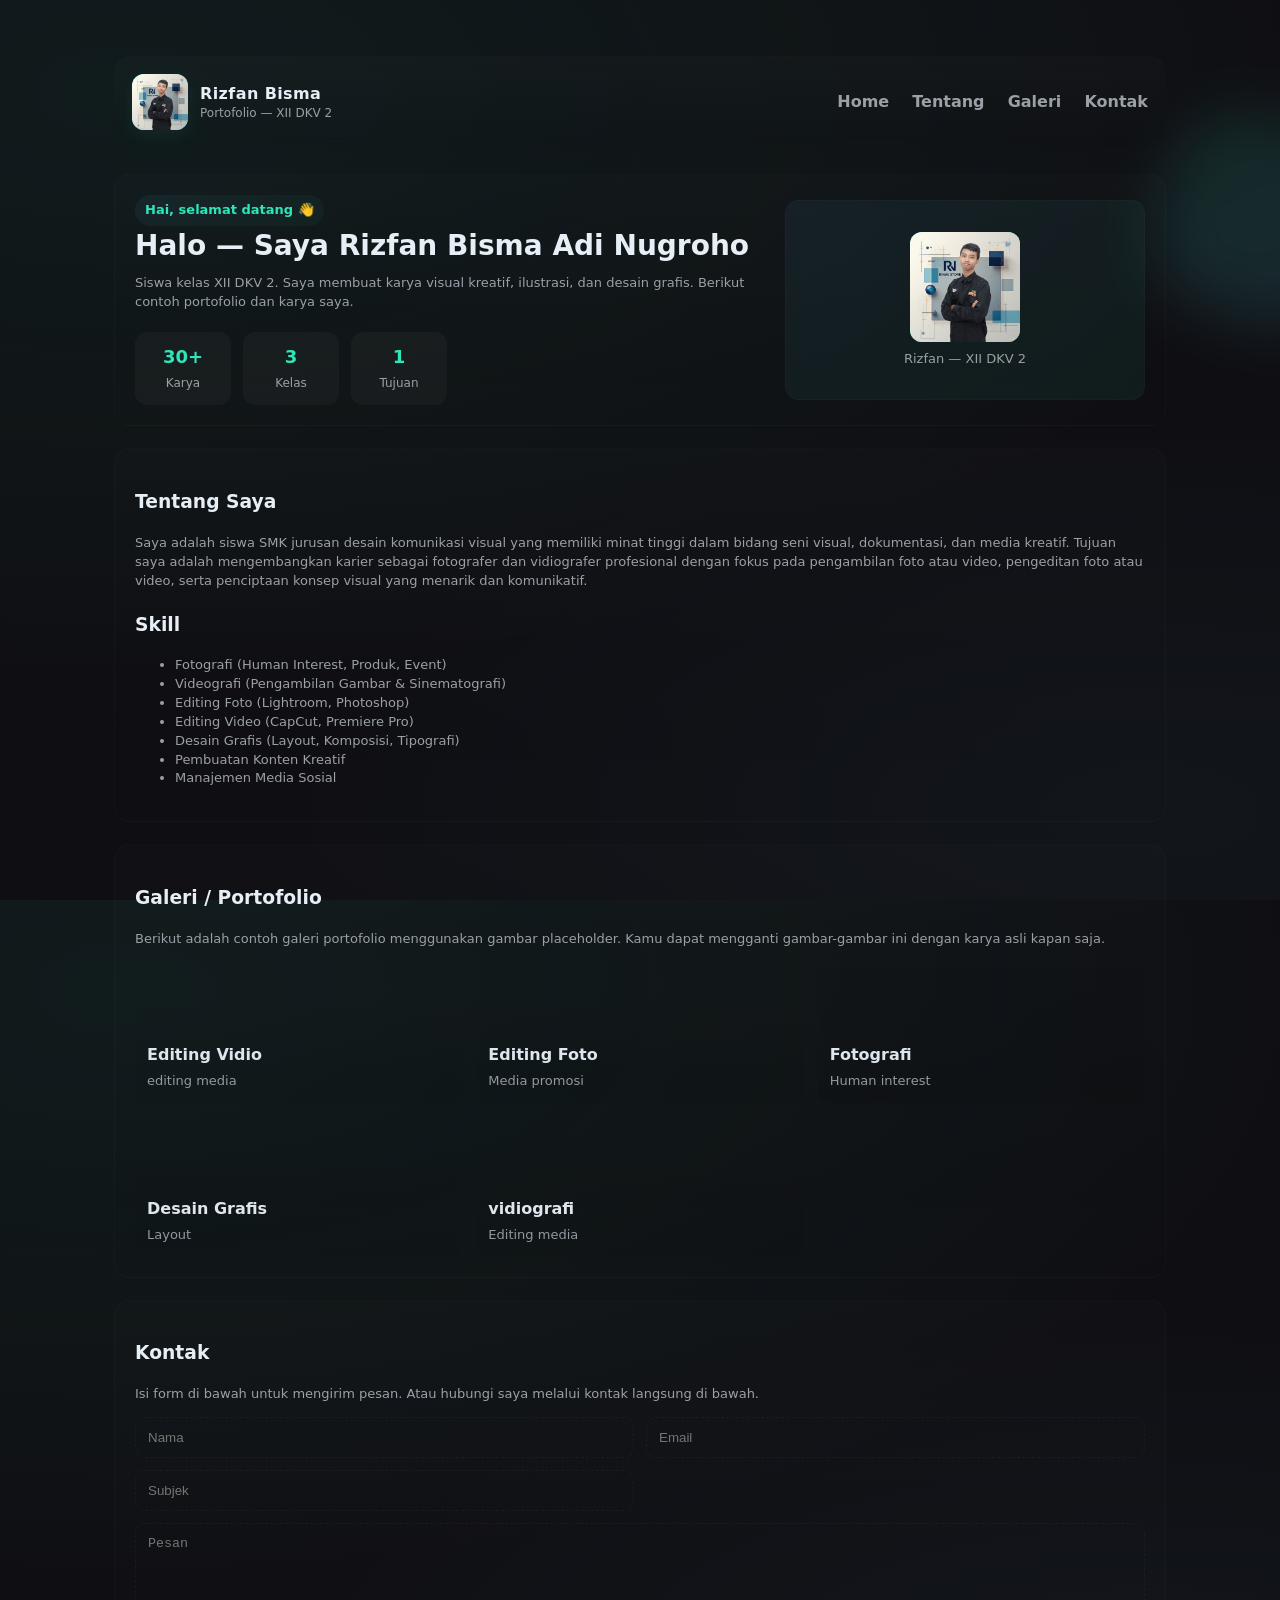
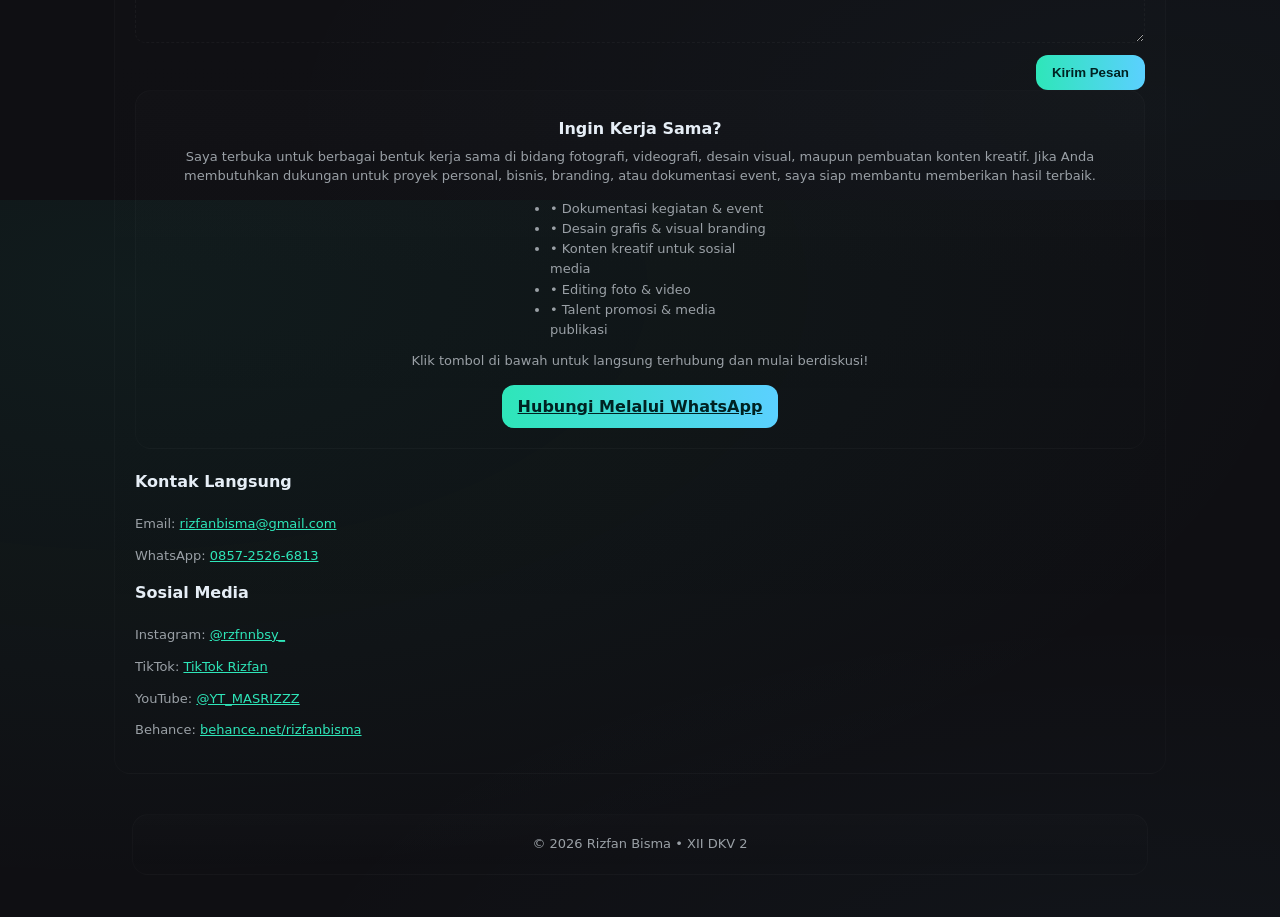
<file: INDEX & CSS/index.html>
<!doctype html>
<html lang="id">
<head>
  <meta charset="utf-8" />
  <meta name="viewport" content="width=device-width,initial-scale=1" />
  <title>Rizfan Bisma — Portofolio</title>
  <meta name="description" content="Portofolio Rizfan Bisma Adi Nugroho | XII DKV 2" />

  <!-- FILE CSS EKSTERNAL -->
  <link rel="stylesheet" href="style.css" />
</head>

<body>
  <div class="floating-shape" aria-hidden="true"></div>
  <div class="wrap">

    <!-- HEADER -->
    <header>
      <div class="brand">
        <div class="logo">
          <img src="rizzz.jpg" class="logo-img" alt="Rizfan Bisma">
        </div>

        <div>
          <h1>Rizfan Bisma</h1>
          <div style="font-size:12px;color:var(--muted)">Portofolio — XII DKV 2</div>
        </div>
      </div>
      <nav aria-label="Main navigation">
        <a href="#home">Home</a>
        <a href="#about">Tentang</a>
        <a href="#portfolio">Galeri</a>
        <a href="#contact">Kontak</a>
      </nav>
    </header>

    <main>

      <!-- HERO -->
      <section id="home" class="hero card">
        <div class="intro">
          <div class="chip">Hai, selamat datang 👋</div>
          <h2>Halo — Saya Rizfan Bisma Adi Nugroho</h2>
          <p class="small-muted">Siswa kelas XII DKV 2. Saya membuat karya visual kreatif, ilustrasi, dan desain grafis. Berikut contoh portofolio dan karya saya.</p>

          <div class="card-stats">
            <div class="stat"><strong>30+</strong><span style="font-size:12px;color:var(--muted)">Karya</span></div>
            <div class="stat"><strong>3</strong><span style="font-size:12px;color:var(--muted)">Kelas</span></div>
            <div class="stat"><strong>1</strong><span style="font-size:12px;color:var(--muted)">Tujuan</span></div>
          </div>
        </div>

        <aside class="hero-art">
          <div class="avatar-placeholder"><img src="rizzz.jpg" alt="Avatar"></div>
          <div class="small-muted">Rizfan — XII DKV 2</div>
        </aside>
      </section>

      <!-- ABOUT -->
      <section id="about" class="card about">
        <div class="text">
          <h3>Tentang Saya</h3>
          <p class="small-muted">
           Saya adalah siswa SMK jurusan desain komunikasi visual yang memiliki minat tinggi dalam bidang seni visual, dokumentasi, dan media kreatif. Tujuan saya adalah mengembangkan karier sebagai fotografer dan vidiografer profesional dengan fokus pada pengambilan foto atau video, pengeditan foto atau video, serta penciptaan konsep visual yang menarik dan komunikatif.</p>
           
          <div style="margin-top:20px">
            <h3>Skill</h3>
            <ul class="small-muted">
             <li>Fotografi (Human Interest, Produk, Event)</li>
              <li>Videografi (Pengambilan Gambar & Sinematografi)</li>
              <li>Editing Foto (Lightroom, Photoshop)</li>
              <li>Editing Video (CapCut, Premiere Pro)</li>
              <li>Desain Grafis (Layout, Komposisi, Tipografi)</li>
              <li>Pembuatan Konten Kreatif</li>
              <li>Manajemen Media Sosial</li>
            </ul>
          </div>
        </div>
      </section>

      <!-- PORTFOLIO -->
      <section id="portfolio" class="card">
        <h3>Galeri / Portofolio</h3>
        <p class="small-muted">Berikut adalah contoh galeri portofolio menggunakan gambar placeholder. Kamu dapat mengganti gambar-gambar ini dengan karya asli kapan saja.</p>

        <div class="grid">
          <div class="tile" style="background-image:url('https://picsum.photos/400?random=2')">
            <div><h3>Editing Vidio</h3><p>editing media</p></div>
          </div>

          <div class="tile" style="background-image:url('https://picsum.photos/400?random=3')">
            <div><h3>Editing Foto</h3><p>Media promosi</p></div>
          </div>

          <div class="tile" style="background-image:url('https://picsum.photos/400?random=4')">
            <div><h3>Fotografi</h3><p>Human interest</p></div>
          </div>

          <div class="tile" style="background-image:url('https://picsum.photos/400?random=5')">
            <div><h3>Desain Grafis</h3><p>Layout</p></div>
          </div>

          <div class="tile" style="background-image:url('https://picsum.photos/400?random=6')">
            <div><h3>vidiografi</h3><p>Editing media</p></div>
          </div>
        </div>
      </section>

      <!-- CONTACT -->
      <section id="contact" class="card">
        <h3>Kontak</h3>
        <p class="small-muted">Isi form di bawah untuk mengirim pesan. Atau hubungi saya melalui kontak langsung di bawah.</p>

        <form class="contact-form" onsubmit="event.preventDefault(); alert('Formulir dikirim (simulasi)')">
          <input type="text" placeholder="Nama" required />
          <input type="email" placeholder="Email" required />
          <input type="text" placeholder="Subjek" />
          <textarea placeholder="Pesan" required></textarea>
          <div style="grid-column:1/-1;text-align:right"><button class="btn" type="submit">Kirim Pesan</button></div>
        </form>

         <div class="card" style="text-align:center">
  <h4 style="margin:6px 0">Ingin Kerja Sama?</h4>
  <p class="small-muted">
    Saya terbuka untuk berbagai bentuk kerja sama di bidang fotografi, videografi, desain visual,
    maupun pembuatan konten kreatif. Jika Anda membutuhkan dukungan untuk proyek personal,
    bisnis, branding, atau dokumentasi event, saya siap membantu memberikan hasil terbaik.
  </p>

  <ul class="small-muted" style="text-align:left; margin:12px auto; max-width:260px; line-height:1.55">
    <li>• Dokumentasi kegiatan & event</li>
    <li>• Desain grafis & visual branding</li>
    <li>• Konten kreatif untuk sosial media</li>
    <li>• Editing foto & video</li>
    <li>• Talent promosi & media publikasi</li>
  </ul>

  <p class="small-muted">
    Klik tombol di bawah untuk langsung terhubung dan mulai berdiskusi!
  </p>

  <div style="margin-top:14px">
    <a href="https://wa.me/6285725266813" target="_blank" class="btn">Hubungi Melalui WhatsApp</a>
  </div>
</div>

        <div style="margin-top:20px">
          <h4>Kontak Langsung</h4>
          <p class="small-muted">Email: <a href="mailto:rizfanbisma@gmail.com" style="color:var(--accent)">rizfanbisma@gmail.com</a></p>
          <p class="small-muted">WhatsApp: <a href="https://wa.me/6285725266813" style="color:var(--accent)" target="_blank">0857‑2526‑6813</a></p>

          <h4 style="margin-top:16px">Sosial Media</h4>
          <p class="small-muted">Instagram: <a href="https://www.instagram.com/rzfnnbsy_?igsh=d2lzaTVwdnN0dWZ5" target="_blank" style="color:var(--accent)">@rzfnnbsy_</a></p>
          <p class="small-muted">TikTok: <a href="https://vm.tiktok.com/ZSHcNwHLbVMH2-OUTKB/" target="_blank" style="color:var(--accent)">TikTok Rizfan</a></p>
          <p class="small-muted">YouTube: <a href="http://www.youtube.com/@YT_MASRIZZZ" target="_blank" style="color:var(--accent)">@YT_MASRIZZZ</a></p>
          <p class="small-muted">Behance: <a href="https://www.behance.net/rizfanbisma" target="_blank" style="color:var(--accent)">behance.net/rizfanbisma</a></p>
        </div>
      </section>

    </main>

    <footer>
      <div class="card" id="copyright">© 2025 Rizfan Bisma • XII DKV 2</div>
    </footer>
  </div>

  <script>
    document.getElementById("copyright").innerHTML =
      "© " + new Date().getFullYear() + " Rizfan Bisma • XII DKV 2";
  </script>

</body>
</html>
</file>
<file: INDEX & CSS/style.css>
/* ---------- Root & Theme ---------- */
:root {
  --bg:#0f0f13;           /* deep background */
  --card:#111217;         /* sections */
  --accent:#2ee6b9;       /* bright mint */
  --accent-2:#5bd0ff;     /* cyan */
  --muted:#9aa0a6;
  --glass: rgba(255,255,255,0.03);
  --radius:18px;
  --maxw:1100px;
  font-family: Inter, ui-sans-serif, system-ui, -apple-system, 'Segoe UI', Roboto, 'Helvetica Neue', Arial;
  color: #e6eef6;
}
* { box-sizing:border-box }
html, body { height:100% }
body {
  margin:0;
  background: radial-gradient(1200px 600px at 10% 10%, rgba(46,230,185,0.06), transparent),
              radial-gradient(900px 400px at 90% 90%, rgba(91,208,255,0.03), transparent),
              var(--bg);
  -webkit-font-smoothing: antialiased;
  -moz-osx-font-smoothing: grayscale;
  line-height:1.45;
}
.wrap { max-width: var(--maxw); margin:32px auto; padding:24px }

/* ---------- Header / Nav ---------- */
header {
  display:flex; align-items:center; justify-content:space-between; gap:16px; padding:18px;
  background: linear-gradient(180deg, rgba(255,255,255,0.02), transparent);
  border-radius:16px; backdrop-filter: blur(6px);
}
.brand { display:flex; align-items:center; gap:12px }

/* Logo dengan gambar */
.logo {
  width:56px; height:56px; border-radius:12px;
  background: linear-gradient(135deg,var(--accent),var(--accent-2));
  display:grid; place-items:center; font-weight:700; color:#042024; font-size:18px;
  box-shadow:0 6px 18px rgba(46,230,185,0.08), inset 0 -6px 16px rgba(255,255,255,0.05);
}
.logo img {
  width: 100%;      /* otomatis menyesuaikan box logo */
  height: 100%;
  border-radius: 12px;
  object-fit: cover;
}

.brand h1 { margin:0; font-size:16px; letter-spacing:0.4px }
nav a { color: var(--muted); text-decoration:none; margin-left:18px; font-weight:600 }
nav a:hover { color: var(--accent) }

/* ---------- Hero ---------- */
.hero {
  margin-top:26px; padding:30px; border-radius:var(--radius);
  background: linear-gradient(180deg, rgba(255,255,255,0.02), rgba(255,255,255,0.01));
  display:grid; grid-template-columns:1fr 360px; gap:28px; align-items:center;
}
.intro h2 { margin:0 0 8px; font-size:28px }
.intro p { margin:0; color:var(--muted) }
.card-stats { display:flex; gap:12px; margin-top:20px }
.stat { background:var(--glass); padding:12px; border-radius:12px; min-width:96px; text-align:center }
.stat strong { display:block; font-size:18px; color:var(--accent) }

/* Hero Art dan Avatar */
.hero-art {
  height:200px; border-radius:14px;
  background: linear-gradient(135deg, rgba(91,208,255,0.06), rgba(46,230,185,0.06));
  display:flex; flex-direction:column; align-items:center; justify-content:center; padding:18px;
  border:1px solid rgba(255,255,255,0.02);
}
.hero-art img {
  width: 100%; height: 100%; border-radius: 14px; object-fit: cover;
}

.avatar-placeholder {
  width:110px; height:110px; border-radius:12px;
  background:linear-gradient(135deg,var(--accent-2),var(--accent));
  display:grid; place-items:center; font-weight:700; color:#022; font-size:20px;
}
.avatar-placeholder img {
  width: 100%; height: 100%; border-radius:12px; object-fit: cover;
}
.small-muted { color:var(--muted); font-size:13px; margin-top:8px }

/* ---------- Sections ---------- */
section { margin-top:22px }
.card { padding:20px; border-radius:16px;
        background:linear-gradient(180deg, rgba(255,255,255,0.01), transparent);
        border:1px solid rgba(255,255,255,0.02) }

/* About */
.about { display:flex; gap:20px; align-items:center }
.about .text { flex:1 }
.chip { display:inline-block; background:linear-gradient(90deg, rgba(91,208,255,0.06), rgba(46,230,185,0.04));
        padding:6px 10px; border-radius:999px; font-weight:700; color:var(--accent); font-size:13px }

/* Portfolio grid */
.grid { display:grid; grid-template-columns:repeat(3,1fr); gap:14px; margin-top:14px }
.tile {
  position:relative; overflow:hidden; border-radius:12px; min-height:140px;
  background:linear-gradient(135deg, rgba(255,255,255,0.02), rgba(255,255,255,0.01));
  display:flex; align-items:flex-end; padding:12px;
}
.tile img {
  width: 100%; height: 100%; object-fit: cover; border-radius:12px;
}
.tile h3 { margin:0; font-size:16px }
.tile p { margin:6px 0 0; color:var(--muted); font-size:13px }
.tile::after {
  content:""; position:absolute; inset:0; background:linear-gradient(180deg, transparent, rgba(0,0,0,0.28)); opacity:0.2
}

/* Contact */
.contact-form { display:grid; grid-template-columns:1fr 1fr; gap:12px }
.contact-form input,
.contact-form textarea {
  background:transparent; border:1px dashed rgba(255,255,255,0.04); padding:12px; border-radius:10px; color:inherit
}
.contact-form textarea { grid-column:1/ -1; min-height:120px }
.btn {
  display:inline-block; padding:10px 16px; border-radius:12px;
  background:linear-gradient(90deg,var(--accent),var(--accent-2)); color:#022; font-weight:800; border:none; cursor:pointer
}

/* Footer */
footer { margin-top:22px; text-align:center; color:var(--muted); font-size:13px; padding:18px }

/* Responsive */
@media (max-width:900px){
  .hero{grid-template-columns:1fr}
  .grid{grid-template-columns:repeat(2,1fr)}
  .contact-form{grid-template-columns:1fr}
}
@media (max-width:560px){
  .grid{grid-template-columns:1fr}
  nav a{margin-left:12px}
  .wrap{padding:12px}
}

/* ---------- Creative decorative shapes ---------- */
.floating-shape {
  position:fixed; right:-80px; top:120px; width:200px; height:200px; border-radius:40%;
  filter:blur(30px); opacity:0.12; background:linear-gradient(135deg,var(--accent),var(--accent-2));
  transform:rotate(20deg); pointer-events:none
}
</file>
